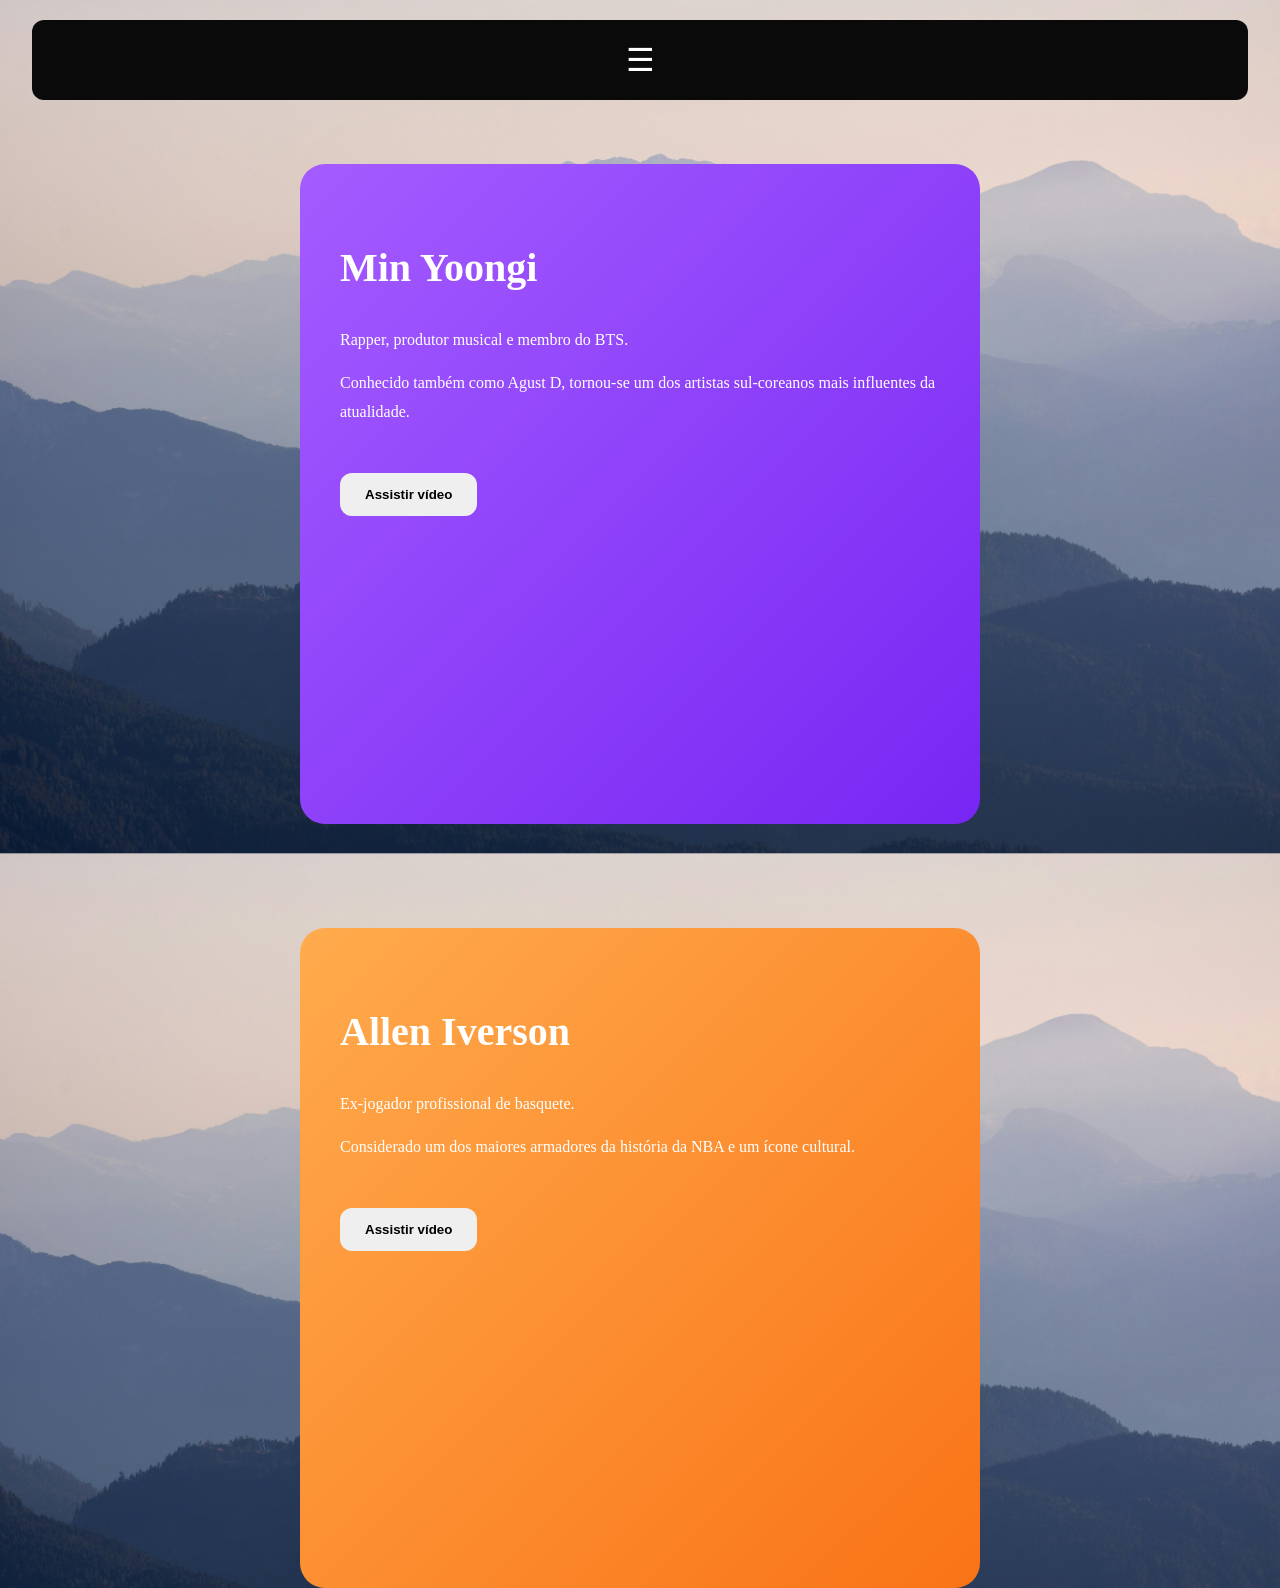
<file: index.html>
<!DOCTYPE html>
<html lang="pt-br">

<head>
    <meta charset="UTF-8">
    <meta name="viewport" content="width=device-width, initial-scale=1.0">
    <title>Atleta e Artista</title>
    <link rel="stylesheet" href="CSS/CSS.css">

</head>

<body>

    <!----------------Abaixo o Header junto com a nav---------------------->
    <header id="header">
        <nav class="nav">

            <button class="menu-btn">
                ☰
            </button>

            <ul class="menu-lista">
                <li><a href="#">inicio</a></li>
                <li><a href="#">Galeria</a></li>
                <li><a href="view/Timeline.html">Timeline</a></li>
                <li><a href="#">Premios</a></li>
                <li><a href="#">Curiosidades</a></li>
                <li><a href="view/Quiz.html">Quiz</a></li>
            </ul>

        </nav>
    </header>

    <!----------------Abaixo a main junto dos banners---------------------->

    <main>

<section class="cards">

    <!-- YOONGI -->

    <div class="card yoongi">

        <div class="foto">
            <img src="img/foto index.webp" alt="Yoongi">
        </div>

        <div class="conteudo">

            <div class="texto">

                <p class="nome">Min Yoongi</p>

                <p class="funcao">
                    Rapper, produtor musical e membro do BTS.
                </p>

                <p class="descricao">
                    Conhecido também como Agust D,
                    tornou-se um dos artistas
                    sul-coreanos mais influentes da atualidade.
                </p>

                <button
                class="botao-video"
                onclick="abrirVideo('videoYoongi',this)">
                    Assistir vídeo
                </button>

            </div>

            <div class="video-area" id="videoYoongi">

                <iframe
                src="https://www.youtube.com/embed/iy9qZR_OGa0"
                allowfullscreen>
                </iframe>

                <button
                onclick="fecharVideo('videoYoongi')">
                    Voltar
                </button>

            </div>

        </div>

    </div>

    <!-- IVERSON -->

    <div class="card iverson">

        <div class="foto">
            <img src="img/iverson index.jpg" alt="Iverson">
        </div>

        <div class="conteudo">

            <div class="texto">

                <p class="nome">Allen Iverson</p>

                <p class="funcao">
                    Ex-jogador profissional de basquete.
                </p>

                <p class="descricao">
                    Considerado um dos maiores armadores
                    da história da NBA e um ícone cultural.
                </p>

                <button
                class="botao-video"
                onclick="abrirVideo('videoIverson',this)">
                    Assistir vídeo
                </button>

            </div>

            <div class="video-area" id="videoIverson">

                <iframe
                src="https://www.youtube.com/embed/NAZvvaT79g8"
                allowfullscreen>
                </iframe>

                <button
                onclick="fecharVideo('videoIverson')">
                    Voltar
                </button>

            </div>

        </div>

    </div>

</section>


    </main>


    <script src="JS/Script.js"></script>
</body>


</html>
</file>
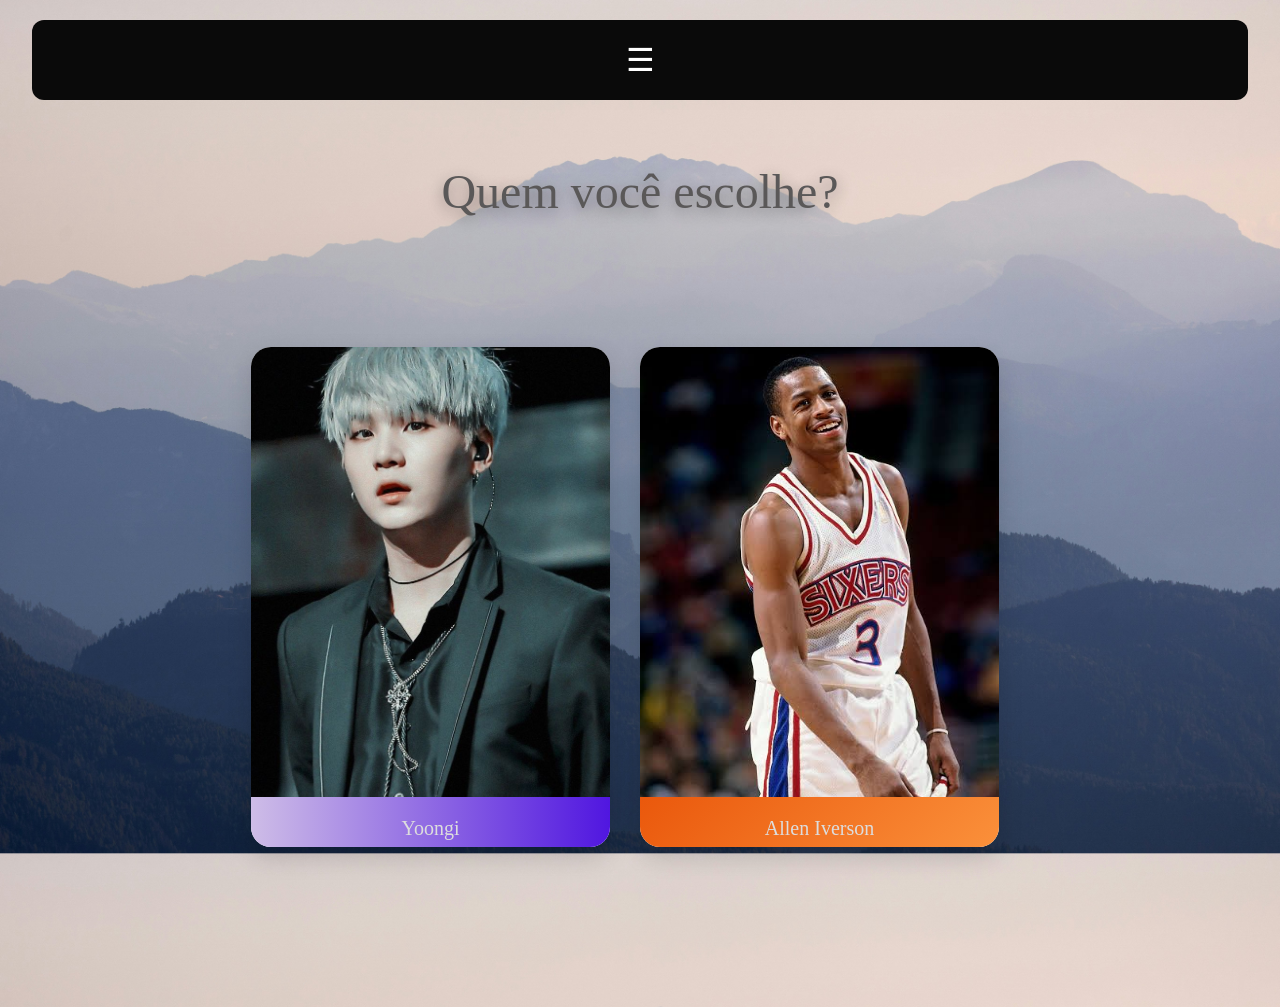
<file: view/Quiz.html>
<!DOCTYPE html>
<html lang="pt-br">

<head>
    <meta charset="UTF-8">
    <meta name="viewport" content="width=device-width, initial-scale=1.0">
    <title>Atleta e Artista</title>
    <link rel="stylesheet" href="../CSS/quiz.css">

</head>

<body>

    <!----------------Abaixo o Header junto com a nav!!---------------------->

    <header id="header">
        <nav class="nav">

            <button class="menu-btn">
                ☰
            </button>

            <ul class="menu-lista">
                <li><a href="../index.html">inicio</a></li>

            </ul>

        </nav>
    </header>

    <!----------------Main Content abaixo, com as opções de seleções!!---------------------->

    <main>

        <div class="escolha" id="escolha">
            <p class="selecao ">Quem você escolhe?</p>

            <div class="cards">

                <div class="card" onclick="carregarQuiz('yoongi')">
                    <img src="../img/yoongi.jpg" alt="Yoongi">
                    <a id="yongi"  class="yoongi"> Yoongi</a>
                </div>

                <div class="card" onclick="carregarQuiz('iverson')">
                    <img src="../img/iverson.jpg" alt="Allen Iverson">
                    <a class="iverson"> Allen Iverson<a>
                </div>

            </div>
        </div>

        <section class="quiz-area">

            <div id="banner"></div>

            <div class="barra">
                <div id="progresso"></div>
            </div>

            <div id="quiz-container"></div>

            <div id="resultado"></div>

            <button id="voltar" onclick="voltarInicio()">
                Escolher Outro
            </button>

        </section>

    
    </main>


    <script src="../JS/quiz.js"></script>
</body>


</html>
</file>
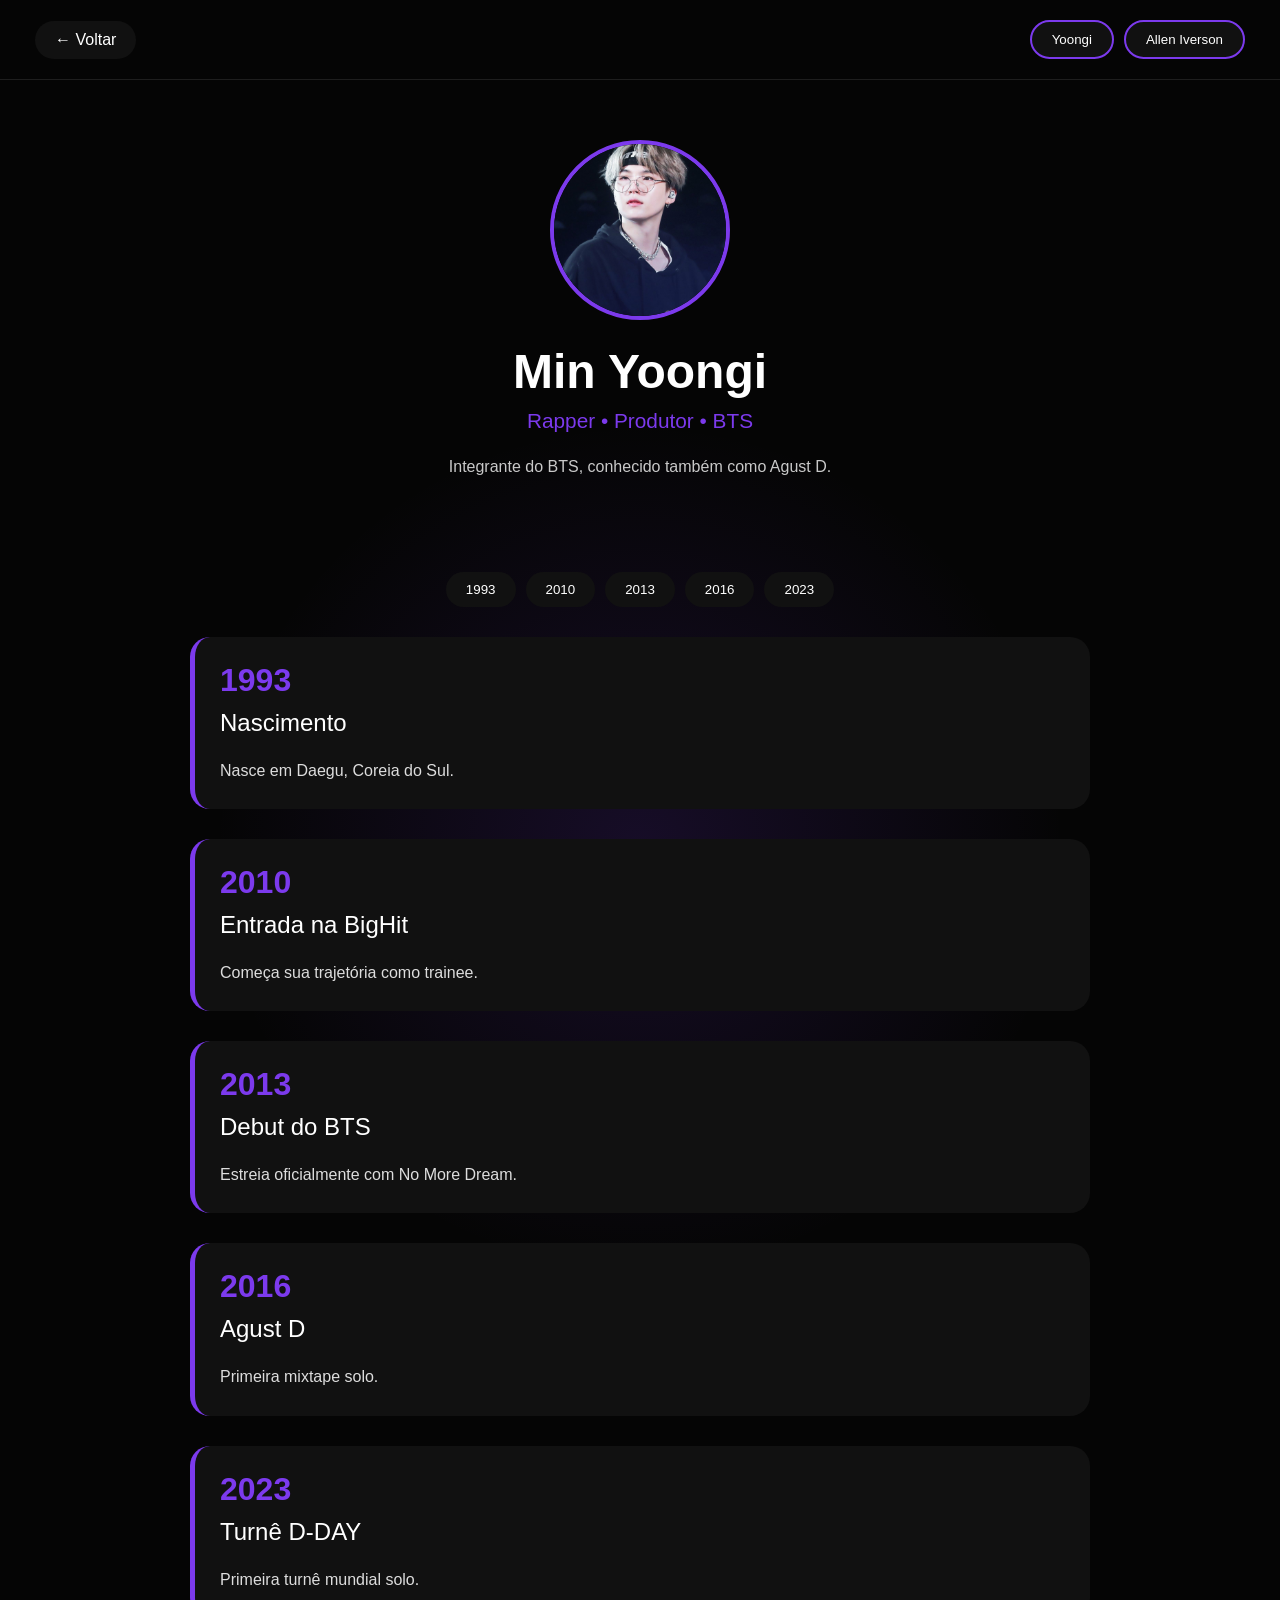
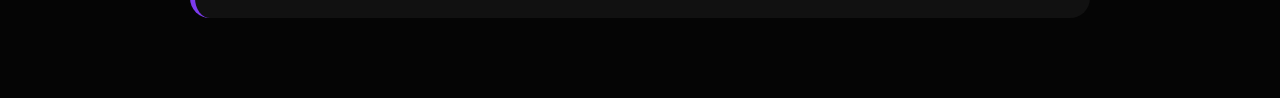
<file: view/Timeline.html>
<!DOCTYPE html>
<html lang="pt-BR">

<head>
<meta charset="UTF-8">
<meta name="viewport" content="width=device-width, initial-scale=1.0">
<title>Linha do Tempo</title>
<link rel="stylesheet" href="../CSS/timeline.css">
</head>

<body data-tema="roxo">

<header class="topo">

    <a href="../index.html" class="voltar">
        ← Voltar
    </a>

    <div class="seletor">
        <button onclick="carregarTimeline('yoongi')">
            Yoongi
        </button>

        <button onclick="carregarTimeline('iverson')">
            Allen Iverson
        </button>
    </div>

</header>

<section class="perfil">

    <img id="fotoPerfil" src="" alt="Perfil">

    <p class="nome" id="nome"></p>

    <p class="papel" id="papel"></p>

    <p class="bio" id="bio"></p>

</section>

<div id="anos" class="anos"></div>

<section id="timeline" class="timeline"></section>

<script src="../JS/timeline.js"></script>

</body>
</html>
</file>
<file: CSS/CSS.css>
body {
    background-image: url(../img/imagem_Principal.jpg);
    background-size: 100vw;
    height: 62vw;
    margin: auto;
    padding: 0;
}

@viewport {
    width: device-width;
    zoom: 1.0;
}

html {
    scroll-behavior: smooth;
}

/*-------------------Topo abaixo--------------------------*/


header {
    position: fixed;
    top: 20px;
    left: 50%;
    transform: translateX(-50%);
    width: 95%;
    max-width: 1800px;
    height: 80px;
    background: #0a0a0a;
    border-radius: 12px;
    display: flex;
    justify-content: center;
    align-items: center;
    transition: all .5s cubic-bezier(.22, 1, .36, 1);
    z-index: 999;
}

.nav {
    display: flex;
    justify-content: center;
    align-items: center;
    width: 100%;
    height: 100%;
}

/* botão hamburguer */

.menu-btn {
    position: absolute;
    background: none;
    border: none;
    margin-left: 0, 5vw;
    color: white;
    font-size: 32px;
    cursor: pointer;
    opacity: 1;
    transition: .4s ease;
}

/* menu escondido */

.menu-lista {
    display: flex;
    list-style: none;
    gap: 40px;
    padding: 0;
    margin: 0;
    opacity: 0;
    visibility: hidden;
    transform: translateY(-10px);
    transition: .4s ease;
}

.menu-lista a {
    color: white;
    text-decoration: none;
    font-weight: 500;
}

.menu-lista a:hover {
    color: #43c5e6;
}

/* navbar reduzida */

header.flotante {
    width: 75%;
    max-width: 1200px;
    height: 60px;
    border-radius: 24px;
    background: rgba(10, 10, 10, .85);
    backdrop-filter: blur(10px);
    box-shadow: 0 10px 30px rgba(0, 0, 0, .3);
}

/* esconde hamburguer */

header.flotante .menu-btn {
    opacity: 0;
    visibility: hidden;
    position: absolute;
}

/* mostra links */

header.flotante .menu-lista {
    opacity: 1;
    visibility: visible;
    transform: translateY(0);
}

/* main content abaixo */

.cards{
    width:min(1400px,95%);
    margin:100px auto;

    display:flex;
    justify-content:center;
    gap:40px;

    flex-wrap:wrap;
}

.card{
    margin-top: 5vw;
    width:680px;
    height:660px;
    display:flex;
    overflow:hidden;
    border-radius:25px;
    transition:.6s;
}

/* TEMAS */

.yoongi{
    background:
    linear-gradient(
        135deg,
        #a45cff,
        #7726f3
    );
}

.iverson{
    background:
    linear-gradient(
        135deg,
        #ffab4d,
        #f97316
    );
}

/* FOTO */

.foto{
    width:0;

    opacity:0;

    overflow:hidden;

    transition:.8s ease;

    transform:translateX(-50px);
}

.foto img{
    width:100%;
    height:100%;

    object-fit:cover;
}

.card:hover .foto{
    width:45%;
    opacity:1;

    transform:translateX(0);
}

/* TEXTO */

.conteudo{
    flex:1;

    position:relative;

    padding:40px;

    color:white;
}

.nome{
    font-size:2.5rem;
    font-weight:700;
}

.funcao{
    margin-top:20px;
}

.descricao{
    margin-top:20px;
    line-height:1.8;
}

.botao-video{
    margin-top:30px;

    border:none;

    padding:14px 25px;

    border-radius:12px;

    cursor:pointer;

    font-weight:600;
}

/* VIDEO */

.video-area{
    display:none;

    width:100%;
    animation:fade .5s;
}

.video-area.ativo{
    display:block;
}

.video-area iframe{
    width:100%;
    height:280px;

    border:none;

    border-radius:15px;
}

.video-area button{
    margin-top:15px;

    padding:12px 20px;

    border:none;

    border-radius:10px;

    cursor:pointer;
}

.esconder{
    display:none;
}

@keyframes fade{

    from{
        opacity:0;
        transform:translateY(20px);
    }

    to{
        opacity:1;
        transform:translateY(0);
    }

}
</file>
<file: CSS/quiz.css>
body {
    background-image: url(../img/imagem_Principal.jpg);
    background-size: 100vw;
    height: 65vw;
    margin: auto;
    padding: 0;
    transition: .5s;
}

@viewport {
    width: device-width;
    zoom: 1.0;
}

html {
    scroll-behavior: smooth;
}

/*-------------------Topo abaixo--------------------------*/


header{
    position:fixed;
    top:20px;
    left:50%;
    transform:translateX(-50%);
    width:95%;
    max-width:1800px;
    height:80px;
    background:#0a0a0a;
    border-radius:12px;
    display:flex;
    justify-content:center;
    align-items:center;
    transition:all .5s cubic-bezier(.22,1,.36,1);
    z-index:999;
}

.nav{
    display:flex;
    justify-content:center;
    align-items:center;
    width:100%;
    height:100%;
}

/* botão hamburguer */

.menu-btn{
    position: absolute;
    background:none;
    border:none;
    margin-left: 0.1vw;
    color:white;
    font-size:32px;
    cursor:pointer;
    opacity:1;
    transition:.4s ease;
}

/* menu escondido */

.menu-lista{
    display:flex;
    list-style:none;
    gap:40px;
    padding:0;
    margin:0;
    opacity:0;
    visibility:hidden;
    transform:translateY(-10px);
    transition:.4s ease;
}

.menu-lista a{
    color:white;
    text-decoration:none;
    font-weight:500;
}

.menu-lista a:hover{
    color:#43c5e6;
}

/* navbar reduzida */

header.flotante{
    width:75%;
    max-width:1200px;
    height:60px;
    border-radius:24px;
    background:rgba(10,10,10,.85);
    backdrop-filter:blur(10px);
    box-shadow:0 10px 30px rgba(0,0,0,.3);
}

/* esconde hamburguer */

header.flotante .menu-btn{
    opacity:0;
    visibility:hidden;
    position:absolute;
}

/* mostra links */

header.flotante .menu-lista{
    opacity:1;
    visibility:visible;
    transform:translateY(0);
}

/* Main Content abaixo*/



.escolha{
    text-align:center;
    padding:100px 20px;
}

.escolha .selecao{
margin-top: 5vw;
text-align:center;
    color:rgb(90, 88, 88);
    font-size:3rem;
    margin-bottom:50px;
    text-shadow:0 4px 15px rgba(0,0,0,.4);

}
.cards{
    display:flex;
    justify-content:center;
    gap:30px;
    flex-wrap:wrap;
    margin-top: 10vw;
}

.card{
    width:359px;
    height: 500px;
    background:white;
    border-radius:20px;
    overflow:hidden;
    cursor:pointer;
    transition:.4s;
    box-shadow:0 10px 25px rgba(0,0,0,.15);
    display: flex;
    flex-direction: column;
    .card{
    transition:.4s;
}

.card:hover{
    transform:
        translateY(-15px)
        scale(1.05);

    box-shadow:
        0 20px 40px rgba(0,0,0,.25);
}

}

.card:hover{
    transform:translateY(-10px) scale(1.03);
}

.card::before{
    content:"";
    position:absolute;
    top:0;
    left:-100%;
    width:100%;
    height:100%;
    background:linear-gradient(
        90deg,
        transparent,
        rgba(255,255,255,.3),
        transparent
    );

    transition:.7s;
}

.card:hover::before{
    left:100%;
}

.card img{
    width:100%;
    height:450px;
    object-fit:cover;
    display:block;
}


.card .yoongi{
    padding:20px;
    gap: 50px;
    
}



.quiz-area{
    max-width:900px;
    margin:auto;
    padding:20px;
}

#banner{
    display:none;
    height:300px;
    border-radius:20px;
    background-size:cover;
    background-position:center;
    margin-bottom:20px;
}

.barra{
    width:100%;
    height:12px;
    background:#ddd;
    border-radius:20px;
    overflow:hidden;
    margin-bottom:20px;
    display: none;
}



#progresso{
    width:0%;
    height:100%;
    background:#22c55e;
    transition:.4s;
}

.question{
    background:white;
    padding:25px;
    border-radius:15px;
    margin-bottom:20px;
    box-shadow:0 5px 15px rgba(0,0,0,.1);
}

.question .iverson{
    margin-bottom:20px;
}

.question button{
    width:100%;
    padding:12px;
    margin:8px 0;
    border:none;
    border-radius:10px;
    cursor:pointer;
    font-size:1rem;
    transition:.3s;
}

.question button:hover{
    opacity:.9;
}

.correct{
    background:#22c55e;
    color:white;
}

.wrong{
    background:#ef4444;
    color:white;
}

#resultado{
    text-align:center;
    font-size:1.5rem;
    font-weight:bold;
    margin-top:20px;
}

#voltar{
    display:none;
    margin:20px auto;
    padding:15px 30px;
    border:none;
    border-radius:12px;
    background:#111827;
    color:white;
    cursor:pointer;
}

.card .yoongi{
    color:#ddd;
}
.yoongi{

    font-size: 20px;
    color:rgb(15, 15, 15);
    background:linear-gradient(
        90deg,
        #cebde7,
        #5016e0
    );
    margin:0;
    text-align:center;
}

.card .iverson{
    color:#ddd;
}

.iverson{
    font-size: 20px;
    color:rgb(5, 5, 5);
    background:linear-gradient(
        135deg,
        #ea580c,
        #fb923c
    );
    margin:0;
    padding:20px;
    text-align:center;
}
</file>
<file: CSS/timeline.css>
*{
    margin:0;
    padding:0;
    box-sizing:border-box;
    font-family:Segoe UI, sans-serif;
}

:root{
    --cor:#7c3aed;
}

[data-tema="roxo"]{
    --cor:#7c3aed;
}

[data-tema="laranja"]{
    --cor:#f97316;
}

body{
    min-height:100vh;
    background:
    radial-gradient(circle at center,
    rgba(124,58,237,.15),
    transparent 40%),
    #050505;

    color:white;
}

/* HEADER */

.topo{
    display:flex;
    justify-content:space-between;
    align-items:center;

    padding:20px 35px;

    border-bottom:1px solid rgba(255,255,255,.1);
}

.voltar{
    text-decoration:none;
    color:white;

    background:#111;

    padding:10px 20px;

    border-radius:30px;
}

.seletor{
    display:flex;
    gap:10px;
}

.seletor button{
    padding:10px 20px;

    border:none;
    border-radius:30px;

    cursor:pointer;

    background:#111;
    color:white;

    border:2px solid var(--cor);
}

/* PERFIL */

.perfil{
    text-align:center;

    max-width:900px;

    margin:auto;

    padding:60px 20px;
}

#fotoPerfil{
    width:180px;
    height:180px;

    border-radius:50%;

    object-fit:cover;

    border:4px solid var(--cor);

    margin-bottom:20px;
}

.nome{
    font-size:3rem;
    font-weight:700;
}

.papel{
    color:var(--cor);

    font-size:1.3rem;

    margin-top:10px;
}

.bio{
    margin-top:20px;

    color:#c9c9c9;

    line-height:1.8;
}

/* ANOS */

.anos{
    display:flex;
    justify-content:center;
    flex-wrap:wrap;

    gap:10px;

    margin:30px 0;
}

.anos button{
    padding:10px 20px;

    border:none;

    border-radius:50px;

    cursor:pointer;

    background:#111;
    color:white;
}

/* TIMELINE */

.timeline{
    width:min(900px,90%);
    margin:auto;
    padding-bottom:50px;
}

.evento{
    background:#111;

    border-left:5px solid var(--cor);

    border-radius:20px;

    padding:25px;

    margin-bottom:30px;
}

.ano{
    color:var(--cor);

    font-size:2rem;

    font-weight:700;
}

.titulo{
    font-size:1.5rem;

    margin:10px 0 20px;
}

.imagem{
    width:100%;

    height:350px;

    object-fit:cover;

    border-radius:15px;

    margin-bottom:20px;
}

.descricao{
    line-height:1.7;

    color:#ddd;
}

.video{
    width:100%;
    height:400px;

    border:none;

    border-radius:15px;

    margin-top:20px;
}

@media(max-width:768px){

    .topo{
        flex-direction:column;
        gap:15px;
    }

    .nome{
        font-size:2rem;
    }

    .video{
        height:250px;
    }

    .imagem{
        height:220px;
    }

}
</file>
